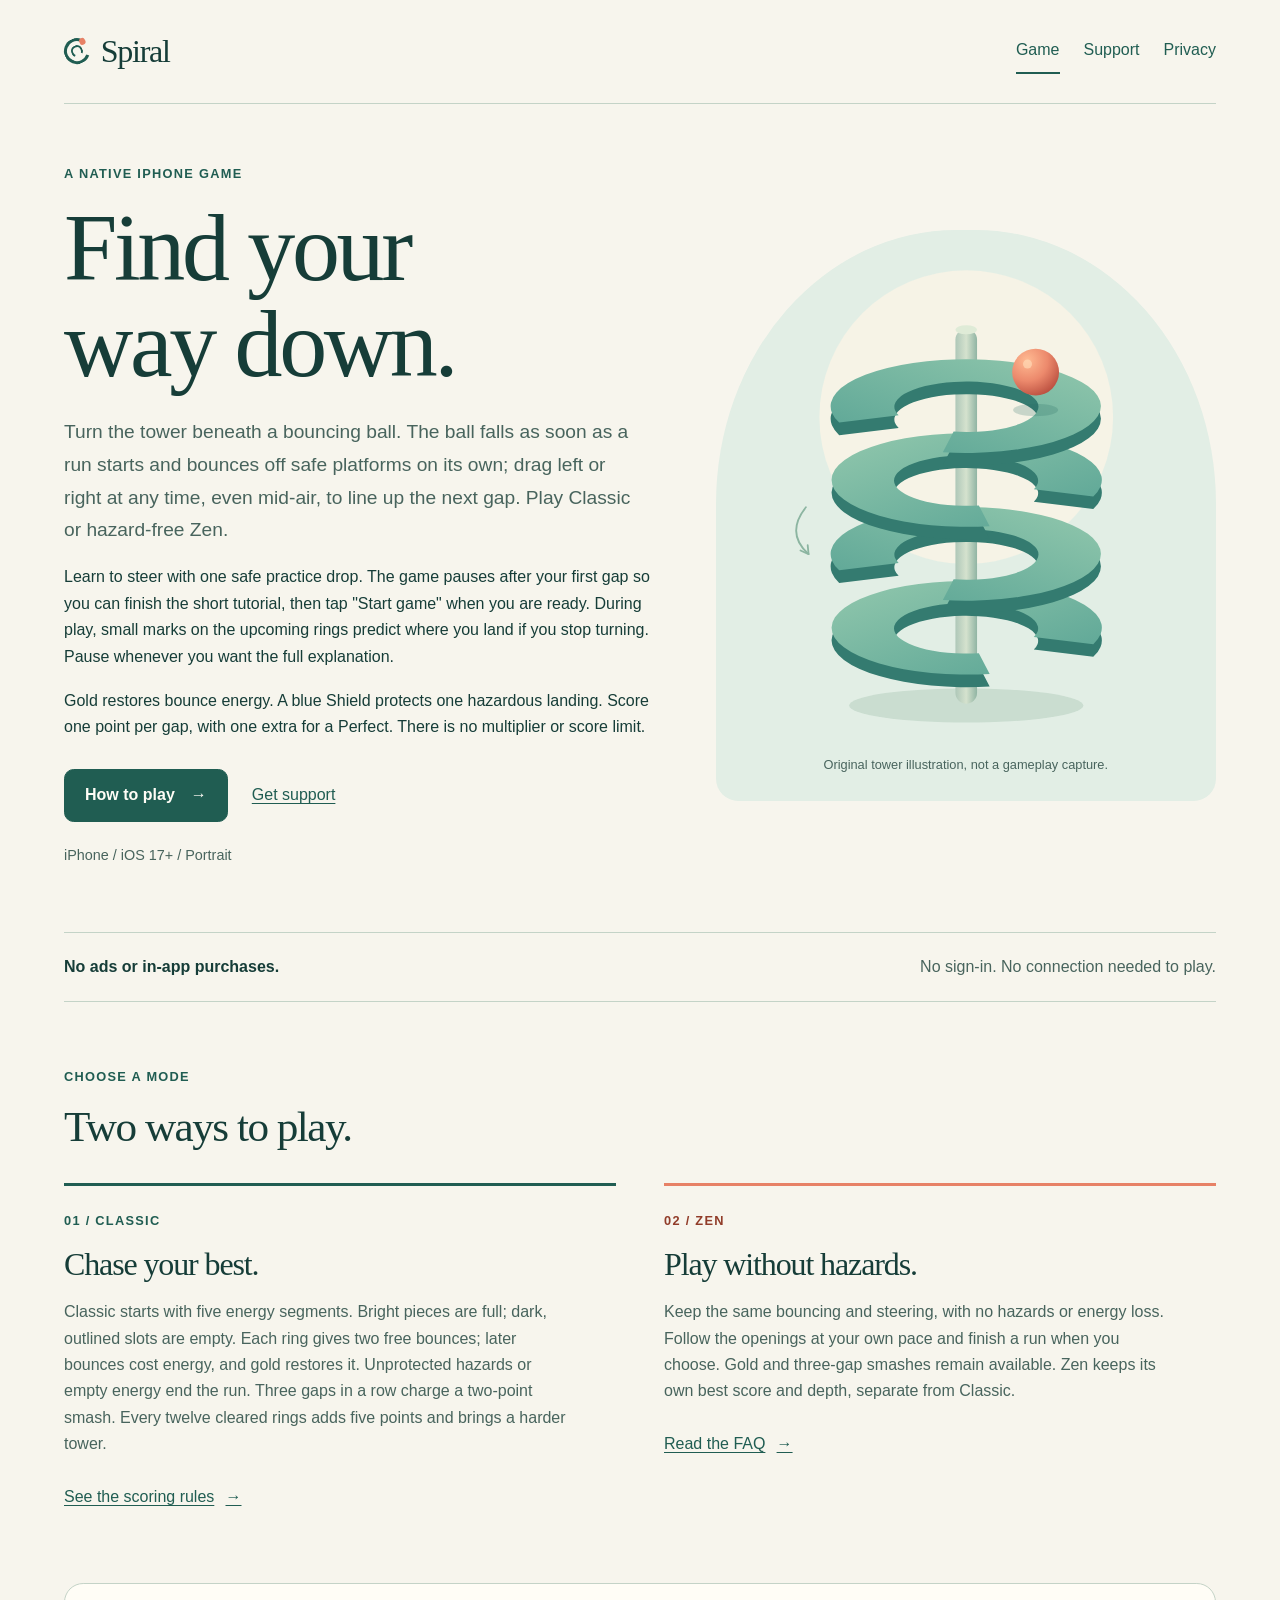
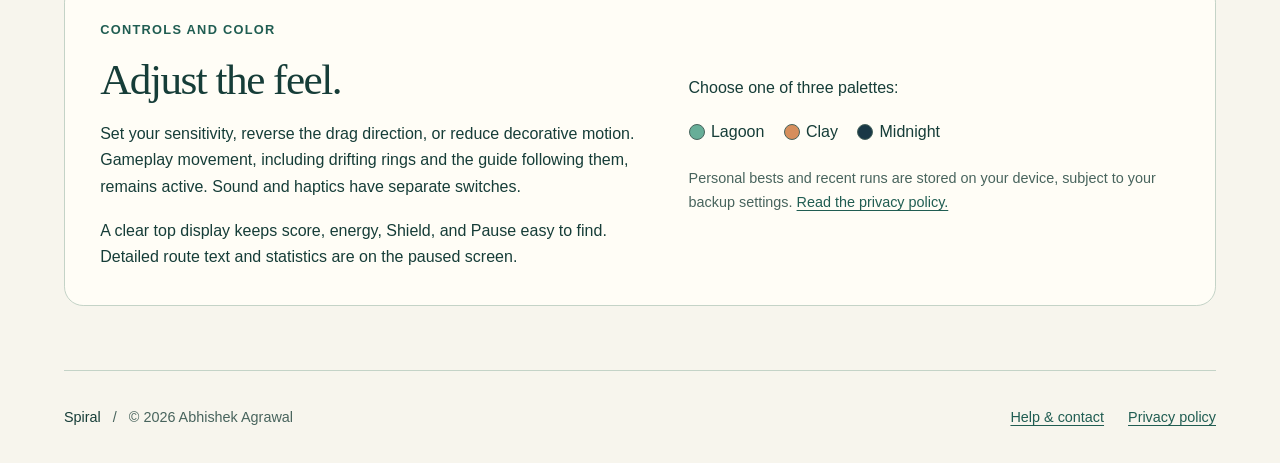
<file: index.html>
<!doctype html>
<html lang="en">
<head>
  <meta charset="utf-8">
  <meta name="viewport" content="width=device-width, initial-scale=1">
  <meta name="theme-color" content="#f7f5ed">
  <meta name="description" content="Spiral is an ad-free, offline 3D game for iPhone. Turn the tower beneath a bouncing ball to line up gaps, with a guide that shows where you land if you stop turning. Play Classic or hazard-free Zen. Find help and privacy information here.">
  <title>Spiral | Find your way down</title>
  <link rel="stylesheet" href="styles.css">
</head>
<body>
  <a class="skip-link" href="#main">Skip to content</a>
  <header class="site-header shell">
    <a class="brand" href="index.html" aria-label="Spiral home"><span class="brand-mark" aria-hidden="true"></span>Spiral</a>
    <nav aria-label="Main navigation">
      <a href="index.html" aria-current="page">Game</a>
      <a href="support.html">Support</a>
      <a href="privacy.html">Privacy</a>
    </nav>
  </header>

  <main id="main" class="shell" tabindex="-1">
    <section class="hero" aria-labelledby="hero-title">
      <div class="hero-copy">
        <p class="eyebrow">A native iPhone game</p>
        <h1 id="hero-title">Find your<br>way down.</h1>
        <p class="lede">Turn the tower beneath a bouncing ball. The ball falls as soon as a run starts and bounces off safe platforms on its own; drag left or right at any time, even mid-air, to line up the next gap. Play Classic or hazard-free Zen.</p>
        <p>Learn to steer with one safe practice drop. The game pauses after your first gap so you can finish the short tutorial, then tap "Start game" when you are ready. During play, small marks on the upcoming rings predict where you land if you stop turning. Pause whenever you want the full explanation.</p>
        <p>Gold restores bounce energy. A blue Shield protects one hazardous landing. Score one point per gap, with one extra for a Perfect. There is no multiplier or score limit.</p>
        <div class="actions">
          <a class="button" href="support.html#how-to-play">How to play <span aria-hidden="true">&rarr;</span></a>
          <a class="text-link" href="support.html#contact">Get support</a>
        </div>
        <p class="device-note">iPhone / iOS 17+ / Portrait</p>
      </div>

      <figure class="tower-art">
        <svg viewBox="0 0 520 560" width="520" height="560" role="img" aria-labelledby="tower-title tower-description">
          <title id="tower-title">Spiral tower illustration</title>
          <desc id="tower-description">A coral ball above a stack of open teal rings, with a pale center pole and a soft cream background.</desc>
          <defs>
            <linearGradient id="pole-shade" x1="0" x2="1">
              <stop offset="0" stop-color="#aec7b8"/>
              <stop offset="0.5" stop-color="#d5e2ce"/>
              <stop offset="1" stop-color="#90b4a3"/>
            </linearGradient>
            <linearGradient id="ring-shade" x1="0" y1="0" x2="1" y2="1">
              <stop offset="0" stop-color="#92c8ad"/>
              <stop offset="1" stop-color="#58a394"/>
            </linearGradient>
            <radialGradient id="ball-shade" cx="0.32" cy="0.25" r="0.8">
              <stop offset="0" stop-color="#ffba92"/>
              <stop offset="0.55" stop-color="#ec896c"/>
              <stop offset="1" stop-color="#bc5141"/>
            </radialGradient>
            <path id="ring-face" d="M 141 18 A 150 52 0 1 0 26 51 L 14 28 A 80 28 0 1 1 75 10 Z"/>
          </defs>
          <circle cx="260" cy="190" r="163" fill="#f6f3e6"/>
          <ellipse cx="260" cy="510" rx="130" ry="19" fill="#bdd4c5" opacity="0.65"/>
          <rect x="248" y="92" width="24" height="416" rx="12" fill="url(#pole-shade)"/>
          <ellipse cx="260" cy="93" rx="12" ry="5" fill="#dfebd7"/>
          <g transform="translate(260 424)">
            <use href="#ring-face" transform="translate(0 14)" fill="#347b70"/>
            <use href="#ring-face" fill="url(#ring-shade)"/>
          </g>
          <g transform="translate(260 342) scale(-1 1)">
            <use href="#ring-face" transform="translate(0 14)" fill="#347b70"/>
            <use href="#ring-face" fill="url(#ring-shade)"/>
          </g>
          <g transform="translate(260 260)">
            <use href="#ring-face" transform="translate(0 14)" fill="#347b70"/>
            <use href="#ring-face" fill="url(#ring-shade)"/>
          </g>
          <g transform="translate(260 178) scale(-1 1)">
            <use href="#ring-face" transform="translate(0 14)" fill="#347b70"/>
            <use href="#ring-face" fill="url(#ring-shade)"/>
          </g>
          <ellipse cx="337" cy="182" rx="25" ry="7" fill="#276b60" opacity="0.22"/>
          <circle cx="337" cy="140" r="26" fill="url(#ball-shade)"/>
          <circle cx="328" cy="131" r="5" fill="#ffdbb8" opacity="0.65"/>
          <path d="M 82 290 Q 59 319 85 342" fill="none" stroke="#8cb5a1" stroke-width="2" stroke-linecap="round"/>
          <path d="m 76 338 9 4-1-10" fill="none" stroke="#8cb5a1" stroke-width="2" stroke-linecap="round" stroke-linejoin="round"/>
        </svg>
        <figcaption>Original tower illustration, not a gameplay capture.</figcaption>
      </figure>
    </section>

    <aside class="promise" aria-label="Playing offline">
      <strong>No ads or in-app purchases.</strong>
      <span>No sign-in. No connection needed to play.</span>
    </aside>

    <section class="modes" aria-labelledby="modes-title">
      <p class="eyebrow">Choose a mode</p>
      <h2 id="modes-title">Two ways to play.</h2>
      <div class="mode-grid">
        <article class="mode">
          <p class="mode-number">01 / Classic</p>
          <h3>Chase your best.</h3>
          <p>Classic starts with five energy segments. Bright pieces are full; dark, outlined slots are empty. Each ring gives two free bounces; later bounces cost energy, and gold restores it. Unprotected hazards or empty energy end the run. Three gaps in a row charge a two-point smash. Every twelve cleared rings adds five points and brings a harder tower.</p>
          <a class="text-link" href="support.html#scoring">See the scoring rules <span aria-hidden="true">&rarr;</span></a>
        </article>
        <article class="mode mode-zen">
          <p class="mode-number">02 / Zen</p>
          <h3>Play without hazards.</h3>
          <p>Keep the same bouncing and steering, with no hazards or energy loss. Follow the openings at your own pace and finish a run when you choose. Gold and three-gap smashes remain available. Zen keeps its own best score and depth, separate from Classic.</p>
          <a class="text-link" href="support.html#questions">Read the FAQ <span aria-hidden="true">&rarr;</span></a>
        </article>
      </div>
    </section>

    <section class="comfort" aria-labelledby="comfort-title">
      <div>
        <p class="eyebrow">Controls and color</p>
        <h2 id="comfort-title">Adjust the feel.</h2>
        <p>Set your sensitivity, reverse the drag direction, or reduce decorative motion. Gameplay movement, including drifting rings and the guide following them, remains active. Sound and haptics have separate switches.</p>
        <p>A clear top display keeps score, energy, Shield, and Pause easy to find. Detailed route text and statistics are on the paused screen.</p>
      </div>
      <div>
        <p>Choose one of three palettes:</p>
        <ul class="palette-list" aria-label="Color palettes">
          <li><span class="palette-dot lagoon" aria-hidden="true"></span>Lagoon</li>
          <li><span class="palette-dot clay" aria-hidden="true"></span>Clay</li>
          <li><span class="palette-dot midnight" aria-hidden="true"></span>Midnight</li>
        </ul>
        <p class="small-note">Personal bests and recent runs are stored on your device, subject to your backup settings. <a href="privacy.html">Read the privacy policy.</a></p>
      </div>
    </section>
  </main>

  <footer class="site-footer shell">
    <p>Spiral <span aria-hidden="true">/</span> <small>&copy; 2026 Abhishek Agrawal</small></p>
    <nav aria-label="Footer navigation"><a href="support.html">Help &amp; contact</a><a href="privacy.html">Privacy policy</a></nav>
  </footer>
</body>
</html>
</file>
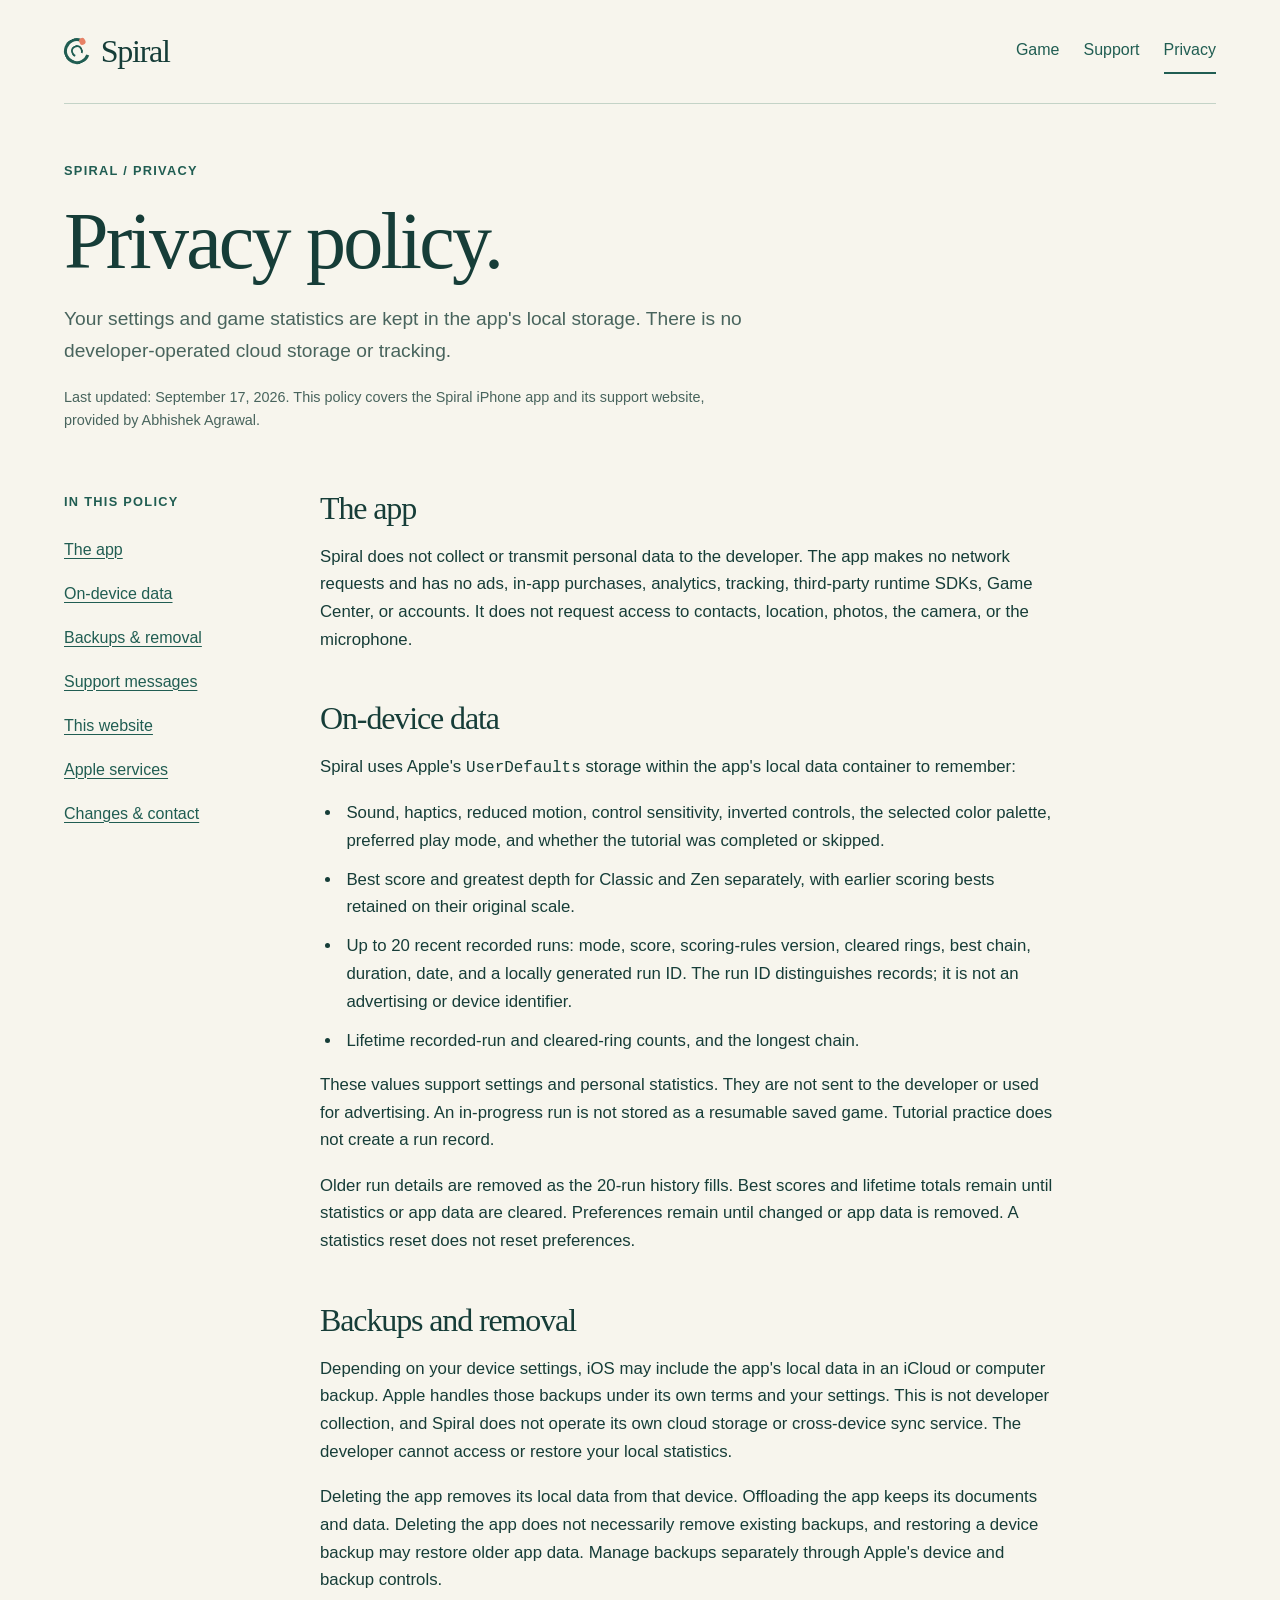
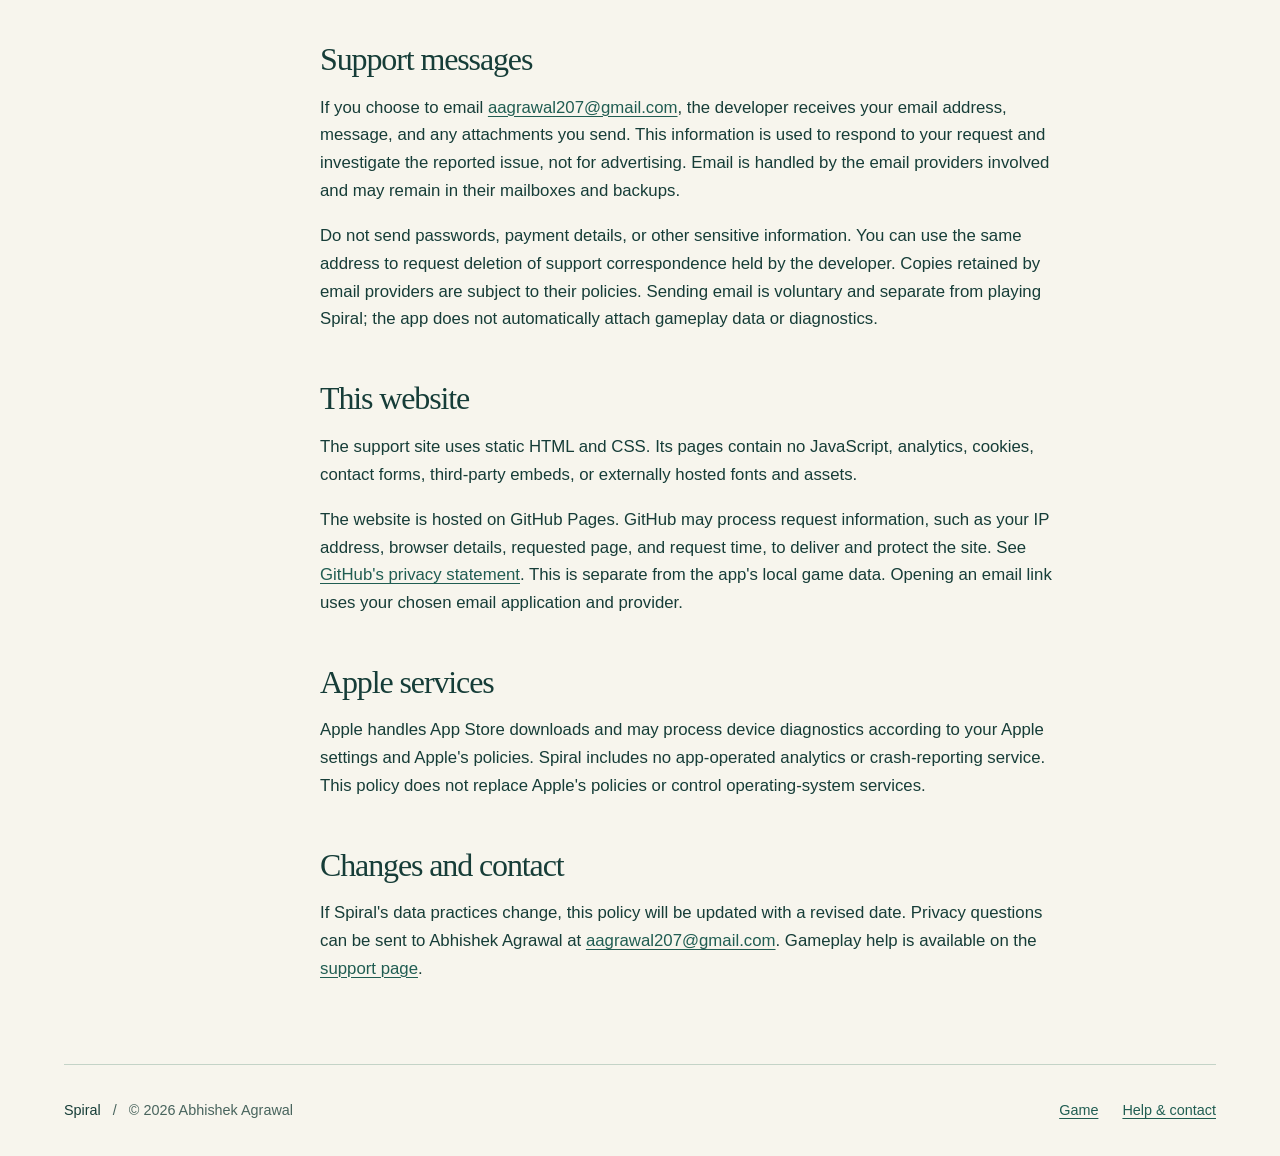
<file: privacy.html>
<!doctype html>
<html lang="en">
<head>
  <meta charset="utf-8">
  <meta name="viewport" content="width=device-width, initial-scale=1">
  <meta name="theme-color" content="#f7f5ed">
  <meta name="description" content="Spiral's privacy policy: on-device game statistics, iOS backups, voluntary support email, and the static support website. No app ads, tracking, or analytics.">
  <title>Privacy Policy | Spiral</title>
  <link rel="stylesheet" href="styles.css">
</head>
<body>
  <a class="skip-link" href="#main">Skip to content</a>
  <header class="site-header shell">
    <a class="brand" href="index.html" aria-label="Spiral home"><span class="brand-mark" aria-hidden="true"></span>Spiral</a>
    <nav aria-label="Main navigation">
      <a href="index.html">Game</a>
      <a href="support.html">Support</a>
      <a href="privacy.html" aria-current="page">Privacy</a>
    </nav>
  </header>

  <main id="main" class="shell" tabindex="-1">
    <header class="page-heading">
      <p class="eyebrow">Spiral / Privacy</p>
      <h1>Privacy policy.</h1>
      <p class="lede">Your settings and game statistics are kept in the app's local storage. There is no developer-operated cloud storage or tracking.</p>
      <p class="small-note">Last updated: September 17, 2026. This policy covers the Spiral iPhone app and its support website, provided by Abhishek Agrawal.</p>
    </header>

    <div class="reading-grid">
      <nav class="page-nav" aria-label="Privacy sections">
        <p class="eyebrow">In this policy</p>
        <a href="#app">The app</a>
        <a href="#local-data">On-device data</a>
        <a href="#backups">Backups &amp; removal</a>
        <a href="#support-messages">Support messages</a>
        <a href="#website">This website</a>
        <a href="#apple">Apple services</a>
        <a href="#contact">Changes &amp; contact</a>
      </nav>

      <article class="prose" aria-label="Privacy policy details">
        <section aria-labelledby="app">
          <h2 id="app">The app</h2>
          <p>Spiral does not collect or transmit personal data to the developer. The app makes no network requests and has no ads, in-app purchases, analytics, tracking, third-party runtime SDKs, Game Center, or accounts. It does not request access to contacts, location, photos, the camera, or the microphone.</p>
        </section>

        <section aria-labelledby="local-data">
          <h2 id="local-data">On-device data</h2>
          <p>Spiral uses Apple's <code>UserDefaults</code> storage within the app's local data container to remember:</p>
          <ul>
            <li>Sound, haptics, reduced motion, control sensitivity, inverted controls, the selected color palette, preferred play mode, and whether the tutorial was completed or skipped.</li>
            <li>Best score and greatest depth for Classic and Zen separately, with earlier scoring bests retained on their original scale.</li>
            <li>Up to 20 recent recorded runs: mode, score, scoring-rules version, cleared rings, best chain, duration, date, and a locally generated run ID. The run ID distinguishes records; it is not an advertising or device identifier.</li>
            <li>Lifetime recorded-run and cleared-ring counts, and the longest chain.</li>
          </ul>
          <p>These values support settings and personal statistics. They are not sent to the developer or used for advertising. An in-progress run is not stored as a resumable saved game. Tutorial practice does not create a run record.</p>
          <p>Older run details are removed as the 20-run history fills. Best scores and lifetime totals remain until statistics or app data are cleared. Preferences remain until changed or app data is removed. A statistics reset does not reset preferences.</p>
        </section>

        <section aria-labelledby="backups">
          <h2 id="backups">Backups and removal</h2>
          <p>Depending on your device settings, iOS may include the app's local data in an iCloud or computer backup. Apple handles those backups under its own terms and your settings. This is not developer collection, and Spiral does not operate its own cloud storage or cross-device sync service. The developer cannot access or restore your local statistics.</p>
          <p>Deleting the app removes its local data from that device. Offloading the app keeps its documents and data. Deleting the app does not necessarily remove existing backups, and restoring a device backup may restore older app data. Manage backups separately through Apple's device and backup controls.</p>
        </section>

        <section aria-labelledby="support-messages">
          <h2 id="support-messages">Support messages</h2>
          <p>If you choose to email <a href="mailto:aagrawal207@gmail.com">aagrawal207@gmail.com</a>, the developer receives your email address, message, and any attachments you send. This information is used to respond to your request and investigate the reported issue, not for advertising. Email is handled by the email providers involved and may remain in their mailboxes and backups.</p>
          <p>Do not send passwords, payment details, or other sensitive information. You can use the same address to request deletion of support correspondence held by the developer. Copies retained by email providers are subject to their policies. Sending email is voluntary and separate from playing Spiral; the app does not automatically attach gameplay data or diagnostics.</p>
        </section>

        <section aria-labelledby="website">
          <h2 id="website">This website</h2>
          <p>The support site uses static HTML and CSS. Its pages contain no JavaScript, analytics, cookies, contact forms, third-party embeds, or externally hosted fonts and assets.</p>
          <p>The website is hosted on GitHub Pages. GitHub may process request information, such as your IP address, browser details, requested page, and request time, to deliver and protect the site. See <a href="https://docs.github.com/en/site-policy/privacy-policies/github-general-privacy-statement">GitHub's privacy statement</a>. This is separate from the app's local game data. Opening an email link uses your chosen email application and provider.</p>
        </section>

        <section aria-labelledby="apple">
          <h2 id="apple">Apple services</h2>
          <p>Apple handles App Store downloads and may process device diagnostics according to your Apple settings and Apple's policies. Spiral includes no app-operated analytics or crash-reporting service. This policy does not replace Apple's policies or control operating-system services.</p>
        </section>

        <section aria-labelledby="contact">
          <h2 id="contact">Changes and contact</h2>
          <p>If Spiral's data practices change, this policy will be updated with a revised date. Privacy questions can be sent to Abhishek Agrawal at <a href="mailto:aagrawal207@gmail.com">aagrawal207@gmail.com</a>. Gameplay help is available on the <a href="support.html">support page</a>.</p>
        </section>
      </article>
    </div>
  </main>

  <footer class="site-footer shell">
    <p>Spiral <span aria-hidden="true">/</span> <small>&copy; 2026 Abhishek Agrawal</small></p>
    <nav aria-label="Footer navigation"><a href="index.html">Game</a><a href="support.html">Help &amp; contact</a></nav>
  </footer>
</body>
</html>
</file>
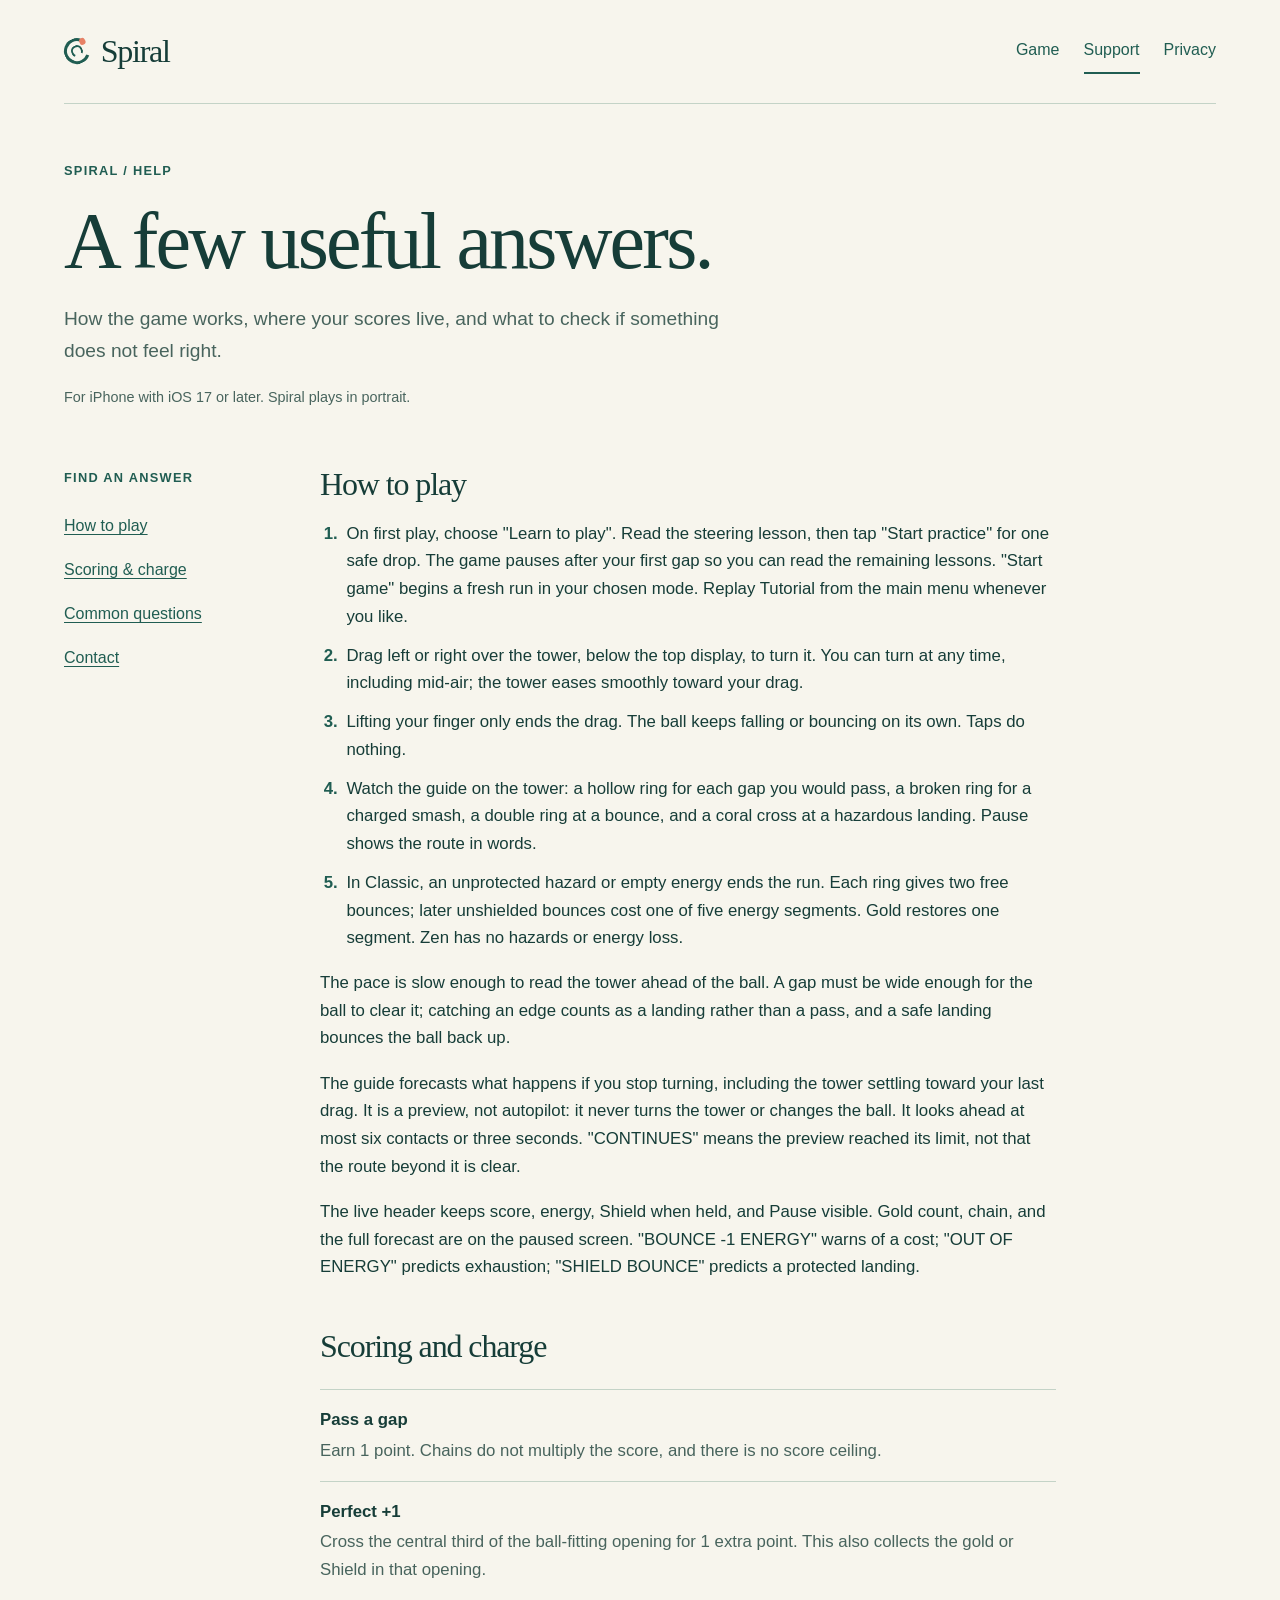
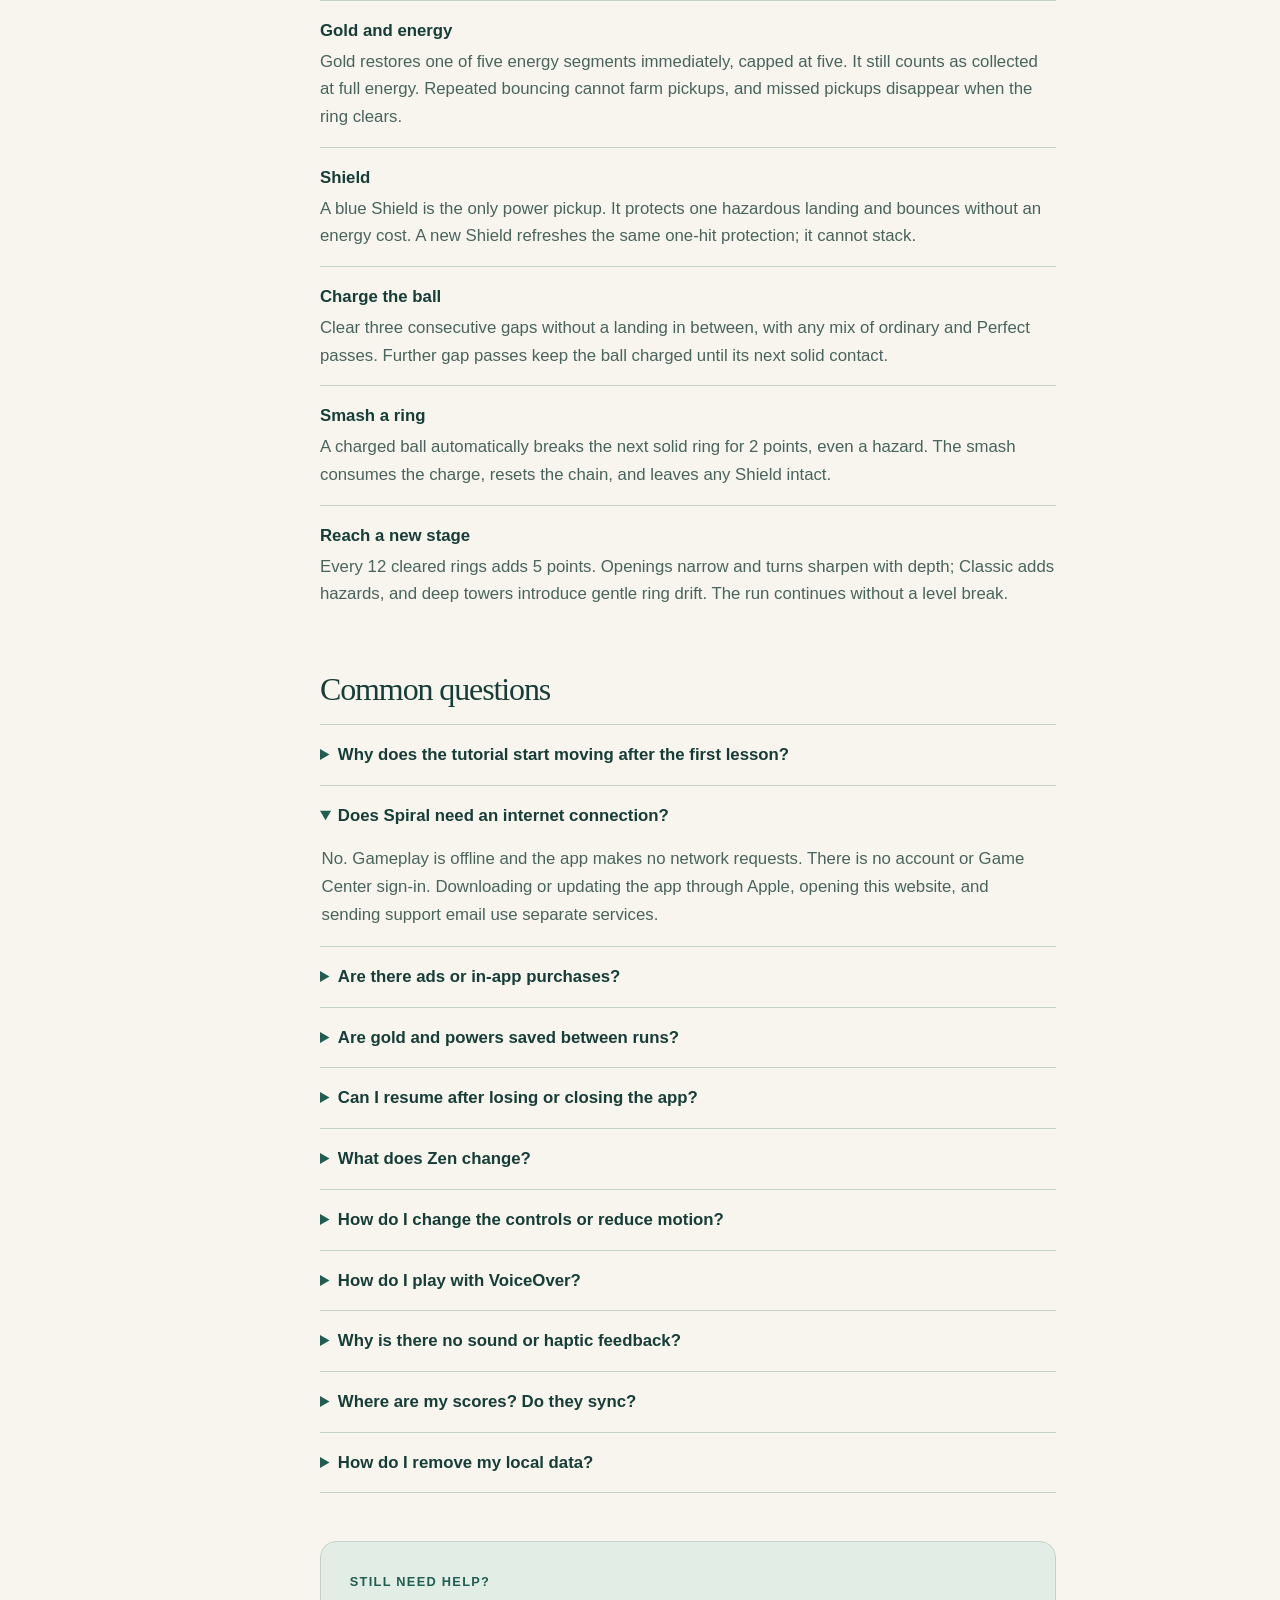
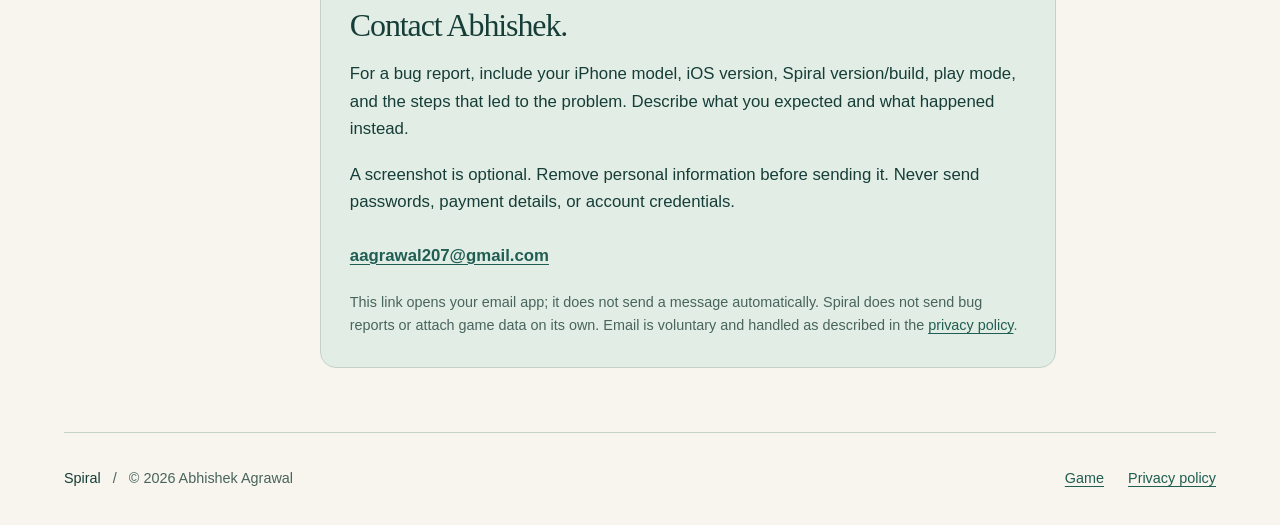
<file: support.html>
<!doctype html>
<html lang="en">
<head>
  <meta charset="utf-8">
  <meta name="viewport" content="width=device-width, initial-scale=1">
  <meta name="theme-color" content="#f7f5ed">
  <meta name="description" content="Help with Spiral for iPhone: controls, the landing guide, Classic and Zen, scoring, sound, local statistics, and contacting the developer.">
  <title>Support | Spiral</title>
  <link rel="stylesheet" href="styles.css">
</head>
<body>
  <a class="skip-link" href="#main">Skip to content</a>
  <header class="site-header shell">
    <a class="brand" href="index.html" aria-label="Spiral home"><span class="brand-mark" aria-hidden="true"></span>Spiral</a>
    <nav aria-label="Main navigation">
      <a href="index.html">Game</a>
      <a href="support.html" aria-current="page">Support</a>
      <a href="privacy.html">Privacy</a>
    </nav>
  </header>

  <main id="main" class="shell" tabindex="-1">
    <header class="page-heading">
      <p class="eyebrow">Spiral / Help</p>
      <h1>A few useful answers.</h1>
      <p class="lede">How the game works, where your scores live, and what to check if something does not feel right.</p>
      <p class="small-note">For iPhone with iOS 17 or later. Spiral plays in portrait.</p>
    </header>

    <div class="reading-grid">
      <nav class="page-nav" aria-label="Support topics">
        <p class="eyebrow">Find an answer</p>
        <a href="#how-to-play">How to play</a>
        <a href="#scoring">Scoring &amp; charge</a>
        <a href="#questions">Common questions</a>
        <a href="#contact">Contact</a>
      </nav>

      <article class="prose" aria-label="Game help">
        <section aria-labelledby="how-to-play">
          <h2 id="how-to-play">How to play</h2>
          <ol class="steps">
            <li>On first play, choose "Learn to play". Read the steering lesson, then tap "Start practice" for one safe drop. The game pauses after your first gap so you can read the remaining lessons. "Start game" begins a fresh run in your chosen mode. Replay Tutorial from the main menu whenever you like.</li>
            <li>Drag left or right over the tower, below the top display, to turn it. You can turn at any time, including mid-air; the tower eases smoothly toward your drag.</li>
            <li>Lifting your finger only ends the drag. The ball keeps falling or bouncing on its own. Taps do nothing.</li>
            <li>Watch the guide on the tower: a hollow ring for each gap you would pass, a broken ring for a charged smash, a double ring at a bounce, and a coral cross at a hazardous landing. Pause shows the route in words.</li>
            <li>In Classic, an unprotected hazard or empty energy ends the run. Each ring gives two free bounces; later unshielded bounces cost one of five energy segments. Gold restores one segment. Zen has no hazards or energy loss.</li>
          </ol>
          <p>The pace is slow enough to read the tower ahead of the ball. A gap must be wide enough for the ball to clear it; catching an edge counts as a landing rather than a pass, and a safe landing bounces the ball back up.</p>
          <p>The guide forecasts what happens if you stop turning, including the tower settling toward your last drag. It is a preview, not autopilot: it never turns the tower or changes the ball. It looks ahead at most six contacts or three seconds. "CONTINUES" means the preview reached its limit, not that the route beyond it is clear.</p>
          <p>The live header keeps score, energy, Shield when held, and Pause visible. Gold count, chain, and the full forecast are on the paused screen. "BOUNCE -1 ENERGY" warns of a cost; "OUT OF ENERGY" predicts exhaustion; "SHIELD BOUNCE" predicts a protected landing.</p>
        </section>

        <section aria-labelledby="scoring">
          <h2 id="scoring">Scoring and charge</h2>
          <dl class="score-guide">
            <div><dt>Pass a gap</dt><dd>Earn 1 point. Chains do not multiply the score, and there is no score ceiling.</dd></div>
            <div><dt>Perfect +1</dt><dd>Cross the central third of the ball-fitting opening for 1 extra point. This also collects the gold or Shield in that opening.</dd></div>
            <div><dt>Gold and energy</dt><dd>Gold restores one of five energy segments immediately, capped at five. It still counts as collected at full energy. Repeated bouncing cannot farm pickups, and missed pickups disappear when the ring clears.</dd></div>
            <div><dt>Shield</dt><dd>A blue Shield is the only power pickup. It protects one hazardous landing and bounces without an energy cost. A new Shield refreshes the same one-hit protection; it cannot stack.</dd></div>
            <div><dt>Charge the ball</dt><dd>Clear three consecutive gaps without a landing in between, with any mix of ordinary and Perfect passes. Further gap passes keep the ball charged until its next solid contact.</dd></div>
            <div><dt>Smash a ring</dt><dd>A charged ball automatically breaks the next solid ring for 2 points, even a hazard. The smash consumes the charge, resets the chain, and leaves any Shield intact.</dd></div>
            <div><dt>Reach a new stage</dt><dd>Every 12 cleared rings adds 5 points. Openings narrow and turns sharpen with depth; Classic adds hazards, and deep towers introduce gentle ring drift. The run continues without a level break.</dd></div>
          </dl>
        </section>

        <section class="faq" aria-labelledby="questions">
          <h2 id="questions">Common questions</h2>
          <details>
            <summary>Why does the tutorial start moving after the first lesson?</summary>
            <p>That is a short practice drop. The header says "Practice" and there are no hazards or energy loss. Clear one gap and the game pauses automatically with "Practice complete". Read the remaining lessons, then tap "Start game" when you are ready.</p>
          </details>
          <details open>
            <summary>Does Spiral need an internet connection?</summary>
            <p>No. Gameplay is offline and the app makes no network requests. There is no account or Game Center sign-in. Downloading or updating the app through Apple, opening this website, and sending support email use separate services.</p>
          </details>
          <details>
            <summary>Are there ads or in-app purchases?</summary>
            <p>No. There are no ad breaks, paid continues, or in-app purchases.</p>
          </details>
          <details>
            <summary>Are gold and powers saved between runs?</summary>
            <p>No. Gold restores energy and Shield protects one landing. They reset with each run. There is no saved currency, inventory, or ball-unlock system.</p>
          </details>
          <details>
            <summary>Can I resume after losing or closing the app?</summary>
            <p>Pause and Resume work within an active run. If the app becomes inactive, play pauses; returning does not resume it automatically. Choose Resume with a deliberate tap; a stray swipe over the button does nothing. Resume picks the ball up exactly where it was, with no catch-up time added.</p>
            <p>"Drop again" starts a fresh run. A Classic loss cannot be continued, and an in-progress run is not saved for restoration after the app closes. Recorded statistics and settings are saved separately.</p>
          </details>
          <details>
            <summary>What does Zen change?</summary>
            <p>Zen removes hazards and energy loss. Gold, Perfect bonuses, three-gap smashes, and tower bonuses still apply. Finish whenever you like: pause, then choose "Finish run". Zen has separate personal bests.</p>
          </details>
          <details>
            <summary>How do I change the controls or reduce motion?</summary>
            <p>Open Settings to adjust sensitivity or invert the drag direction. Reduced motion removes decorative animation, including pickup pulsing. The ball, drifting rings, and their guide marks still move as part of gameplay. Pickups and Perfect bonuses remain available. You can also choose Lagoon, Clay, or Midnight and switch sound and haptics on or off independently.</p>
          </details>
          <details>
            <summary>How do I play with VoiceOver?</summary>
            <p>Focus "Tower control". During play, swipe up to turn one step clockwise or down to turn one step counterclockwise, even in the air. Its value describes your score, energy, next bounce allowance, active power, and conditional forecast. Critical energy, power pickups, shield use, and the reason for a loss are announced when they happen. Use the Pause action to take a break. The forecast does not steer for you.</p>
          </details>
          <details>
            <summary>Why is there no sound or haptic feedback?</summary>
            <p>Perfect passes have a distinct soft sound and a tiny haptic. Check the sound and haptic switches in Spiral's settings. For sound, also check silent mode, output volume, and whether audio is routed to headphones or another device. Haptics depend on your iPhone and system settings; not every game event produces a haptic.</p>
            <p>If feedback stops after an interruption, pause and resume. If it remains unavailable, end the run before reopening the app, then contact support with the steps that caused the problem.</p>
          </details>
          <details>
            <summary>Where are my scores? Do they sync?</summary>
            <p>Spiral keeps per-mode best scores and depths, up to 20 recent runs, lifetime run/floor counts, and your longest chain locally. Earlier scores retain their original values under "Earlier scoring," separate from new personal bests. Tutorial practice is not recorded. Run duration excludes pauses.</p>
            <p>There is no online leaderboard, cloud-sync service, achievement system, or daily challenge. iOS may include local data in your device backups; backup restoration is controlled by Apple and your settings, not by Spiral.</p>
          </details>
          <details>
            <summary>How do I remove my local data?</summary>
            <p>Deleting Spiral removes its local settings and statistics from that device. Offloading the app keeps its data. Existing iCloud or computer backups may still contain older data, and restoring a backup may restore it. Manage backups separately through Apple's controls.</p>
            <p>The developer cannot recover deleted local scores. See the <a href="privacy.html#backups">backup and removal policy</a> before deleting data.</p>
          </details>
        </section>

        <section class="contact-card" aria-labelledby="contact">
          <p class="eyebrow">Still need help?</p>
          <h2 id="contact">Contact Abhishek.</h2>
          <p>For a bug report, include your iPhone model, iOS version, Spiral version/build, play mode, and the steps that led to the problem. Describe what you expected and what happened instead.</p>
          <p>A screenshot is optional. Remove personal information before sending it. Never send passwords, payment details, or account credentials.</p>
          <a class="contact-email" href="mailto:aagrawal207@gmail.com">aagrawal207@gmail.com</a>
          <p class="small-note">This link opens your email app; it does not send a message automatically. Spiral does not send bug reports or attach game data on its own. Email is voluntary and handled as described in the <a href="privacy.html#support-messages">privacy policy</a>.</p>
        </section>
      </article>
    </div>
  </main>

  <footer class="site-footer shell">
    <p>Spiral <span aria-hidden="true">/</span> <small>&copy; 2026 Abhishek Agrawal</small></p>
    <nav aria-label="Footer navigation"><a href="index.html">Game</a><a href="privacy.html">Privacy policy</a></nav>
  </footer>
</body>
</html>
</file>
<file: styles.css>
:root {
  color-scheme: light;
  --cream: #f7f5ed;
  --paper: #fffdf6;
  --ink: #163d38;
  --muted: #48645d;
  --teal: #205d52;
  --wash: #e2eee5;
  --coral: #e78166;
  --rust: #913c29;
  --line: #c4d3c7;
}

* { box-sizing: border-box; }
html { scroll-padding-top: 1.5rem; }
body {
  margin: 0;
  background: var(--cream);
  color: var(--ink);
  font-family: -apple-system, BlinkMacSystemFont, "Segoe UI", sans-serif;
  font-size: 1rem;
  line-height: 1.65;
  -webkit-text-size-adjust: 100%;
}
a {
  color: var(--teal);
  text-underline-offset: 0.2em;
  text-decoration-thickness: 0.08em;
  overflow-wrap: anywhere;
}
a:hover { color: var(--rust); }
:focus-visible { outline: 3px solid var(--rust); outline-offset: 5px; }
main:focus { outline: none; }
h1, h2, h3 {
  margin: 0 0 1rem;
  font-family: Georgia, "Times New Roman", serif;
  font-weight: 400;
  line-height: 1.12;
  letter-spacing: -0.035em;
  text-wrap: balance;
}
h2 { font-size: clamp(2rem, 3.4vw, 2.7rem); }
h3 { font-size: 2rem; }
p { margin: 0 0 1.1rem; }
ul, ol { padding-left: 1.4rem; }
li + li { margin-top: 0.7rem; }
code { font-size: 0.95em; overflow-wrap: anywhere; }
.shell { width: min(72rem, calc(100% - 3rem)); margin-inline: auto; }
.skip-link {
  position: absolute;
  z-index: 2;
  top: -8rem;
  left: 1rem;
  padding: 0.8rem 1.2rem;
  background: var(--paper);
  border: 2px solid var(--teal);
}
.skip-link:focus { top: 1rem; }
.site-header {
  display: flex;
  flex-wrap: wrap;
  align-items: center;
  justify-content: space-between;
  gap: 0.6rem 2rem;
  min-height: 6.5rem;
  padding-block: 1.1rem;
  border-bottom: 1px solid var(--line);
}
.brand {
  display: inline-flex;
  align-items: center;
  gap: 0.65rem;
  min-height: 44px;
  color: var(--ink);
  font-family: Georgia, "Times New Roman", serif;
  font-size: 2rem;
  letter-spacing: -0.04em;
  text-decoration: none;
}
.brand-mark {
  position: relative;
  width: 1.65rem;
  height: 1.65rem;
  border: 3px solid var(--teal);
  border-right-color: transparent;
  border-radius: 50%;
  transform: rotate(-25deg);
}
.brand-mark::before {
  content: "";
  position: absolute;
  inset: 0.25rem;
  border: 2px solid var(--teal);
  border-bottom-color: transparent;
  border-radius: 50%;
}
.brand-mark::after {
  content: "";
  position: absolute;
  right: -0.13rem;
  top: 0.03rem;
  width: 0.4rem;
  height: 0.4rem;
  border-radius: 50%;
  background: var(--coral);
}
.site-header nav, .site-footer nav { display: flex; flex-wrap: wrap; gap: 0.3rem 1.5rem; }
.site-header nav a, .site-footer nav a {
  display: inline-flex;
  align-items: center;
  min-height: 44px;
  padding-block: 0.35rem;
}
.site-header nav a { text-decoration: none; border-bottom: 2px solid transparent; }
.site-header nav a:hover, .site-header nav a[aria-current="page"] { border-bottom-color: currentColor; }
.hero {
  display: grid;
  grid-template-columns: minmax(0, 1.08fr) minmax(0, 0.92fr);
  align-items: center;
  gap: clamp(2rem, 5vw, 4rem);
  padding-block: 3.7rem 4rem;
}
.hero-copy { min-width: 0; }
.eyebrow, .mode-number {
  margin-bottom: 1rem;
  color: var(--teal);
  font-size: 0.8rem;
  font-weight: 600;
  letter-spacing: 0.1em;
  text-transform: uppercase;
}
.hero h1 { margin-block: 1rem 1.5rem; font-size: clamp(3.4rem, 7.5vw, 6.5rem); line-height: 1; }
.lede { max-width: 36rem; color: var(--muted); font-size: 1.2rem; line-height: 1.7; }
.actions { display: flex; flex-wrap: wrap; align-items: center; gap: 0.8rem 1.5rem; margin-block: 1.8rem 1.4rem; }
.button {
  display: inline-flex;
  align-items: center;
  justify-content: center;
  gap: 1rem;
  min-height: 48px;
  padding: 0.75rem 1.25rem;
  border: 1px solid var(--teal);
  border-radius: 0.6rem;
  background: var(--teal);
  color: var(--paper);
  font-weight: 600;
  text-decoration: none;
}
.button:hover { background: var(--ink); color: var(--paper); }
.text-link { display: inline-flex; align-items: center; gap: 0.7rem; min-height: 44px; padding-block: 0.4rem; }
.device-note, .small-note { color: var(--muted); font-size: 0.9rem; }
.device-note { margin-bottom: 0; }
.tower-art { margin: 0; padding: 1rem; background: var(--wash); border-radius: 48% 48% 1.4rem 1.4rem; }
.tower-art svg { display: block; width: 100%; height: auto; }
.tower-art figcaption { padding: 0.2rem 0.5rem 0.6rem; color: var(--muted); font-size: 0.8rem; text-align: center; }
.promise {
  display: flex;
  flex-wrap: wrap;
  justify-content: space-between;
  gap: 0.4rem 2rem;
  padding-block: 1.3rem;
  border-block: 1px solid var(--line);
}
.promise span { color: var(--muted); }
.modes { padding-block: 4rem; }
.mode-grid { display: grid; grid-template-columns: repeat(2, minmax(0, 1fr)); gap: 3rem; margin-top: 2rem; }
.mode { padding-top: 1.5rem; border-top: 3px solid var(--teal); }
.mode p:not(.mode-number) { max-width: 32rem; color: var(--muted); }
.mode-zen { border-top-color: var(--coral); }
.mode-zen .mode-number { color: var(--rust); }
.comfort {
  display: grid;
  grid-template-columns: 1.1fr 1fr;
  align-items: center;
  gap: 3rem;
  padding: 2.2rem;
  border: 1px solid var(--line);
  border-radius: 1.2rem;
  background: var(--paper);
}
.comfort > div { min-width: 0; }
.comfort p:last-child { margin-bottom: 0; }
.palette-list { display: flex; flex-wrap: wrap; gap: 0.8rem 1.2rem; margin: 0 0 1.4rem; padding: 0; list-style: none; }
.palette-list li { display: flex; align-items: center; gap: 0.4rem; margin: 0; }
.palette-dot { width: 1rem; height: 1rem; border: 1px solid var(--muted); border-radius: 50%; }
.lagoon { background: #67ae98; }
.clay { background: #d68e5c; }
.midnight { background: #193846; }
.page-heading { max-width: 49rem; padding-block: 3.5rem 2.5rem; }
.page-heading h1 { font-size: clamp(2.8rem, 6.5vw, 5rem); }
.page-heading .lede { max-width: 43rem; }
.page-heading .small-note { max-width: 41rem; }
.reading-grid { display: grid; grid-template-columns: 12rem minmax(0, 1fr); gap: 4rem; align-items: start; }
.page-nav { position: sticky; top: 1.5rem; }
.page-nav a { display: flex; align-items: center; min-height: 44px; padding-block: 0.5rem; }
.prose { min-width: 0; max-width: 46rem; font-size: 1.05rem; }
.prose section + section { margin-top: 3rem; }
.prose h2 { font-size: 2rem; }
.prose li { padding-left: 0.25rem; }
.steps li::marker { color: var(--teal); font-weight: 600; }
.score-guide { margin: 1.5rem 0 0; }
.score-guide > div { padding-block: 1rem; border-top: 1px solid var(--line); }
.score-guide dt { margin-bottom: 0.2rem; font-weight: 600; }
.score-guide dd { margin: 0; color: var(--muted); }
.faq details { border-top: 1px solid var(--line); }
.faq details:last-child { border-bottom: 1px solid var(--line); }
.faq summary { min-height: 48px; padding-block: 1rem; font-weight: 600; cursor: pointer; }
.faq summary::marker { color: var(--teal); }
.faq details p { padding-inline: 0.1rem 0.5rem; color: var(--muted); }
.contact-card { padding: 1.8rem; border: 1px solid var(--line); border-radius: 1rem; background: var(--wash); }
.contact-email { display: inline-block; min-height: 44px; margin-bottom: 0.8rem; padding-block: 0.5rem; font-weight: 600; }
.contact-card p:last-child { margin-bottom: 0; }
.site-footer {
  display: flex;
  flex-wrap: wrap;
  align-items: center;
  justify-content: space-between;
  gap: 0.5rem 2rem;
  margin-top: 4rem;
  padding-block: 1.5rem;
  border-top: 1px solid var(--line);
  font-size: 0.9rem;
}
.site-footer p { margin: 0; }
.site-footer p span { margin-inline: 0.5rem; color: var(--muted); }
.site-footer small { color: var(--muted); font-size: inherit; }

@media (max-width: 52rem) {
  .hero { grid-template-columns: 1fr; gap: 2.5rem; }
  .hero-copy { max-width: 38rem; }
  .hero h1 { font-size: clamp(3.4rem, 10vw, 5.5rem); }
  .tower-art { width: 100%; max-width: 29rem; margin-inline: auto; }
  .comfort { grid-template-columns: 1fr; gap: 1.8rem; }
  .reading-grid { grid-template-columns: 1fr; gap: 2rem; }
  .page-nav { position: static; display: flex; flex-wrap: wrap; gap: 0 1.3rem; padding-bottom: 1rem; border-bottom: 1px solid var(--line); }
  .page-nav .eyebrow { flex-basis: 100%; margin-bottom: 0.4rem; }
}

@media (max-width: 36rem) {
  .shell { width: calc(100% - 2rem); }
  .site-header { gap: 0.4rem 1.3rem; }
  .site-header nav { column-gap: 1.2rem; }
  .hero { padding-block: 2.5rem; }
  .hero h1 { font-size: clamp(3rem, 14vw, 4.5rem); }
  .lede { font-size: 1.1rem; }
  .modes { padding-block: 3rem; }
  .mode-grid { grid-template-columns: 1fr; gap: 2rem; }
  .comfort, .contact-card { padding: 1.3rem; }
  .page-heading { padding-block: 2.5rem 1.5rem; }
  .site-footer { margin-top: 3rem; }
}

@media (forced-colors: active) {
  .button, .palette-dot { border-color: ButtonText; }
  .brand-mark, .brand-mark::before { border-color: LinkText; border-right-color: transparent; }
}
</file>
